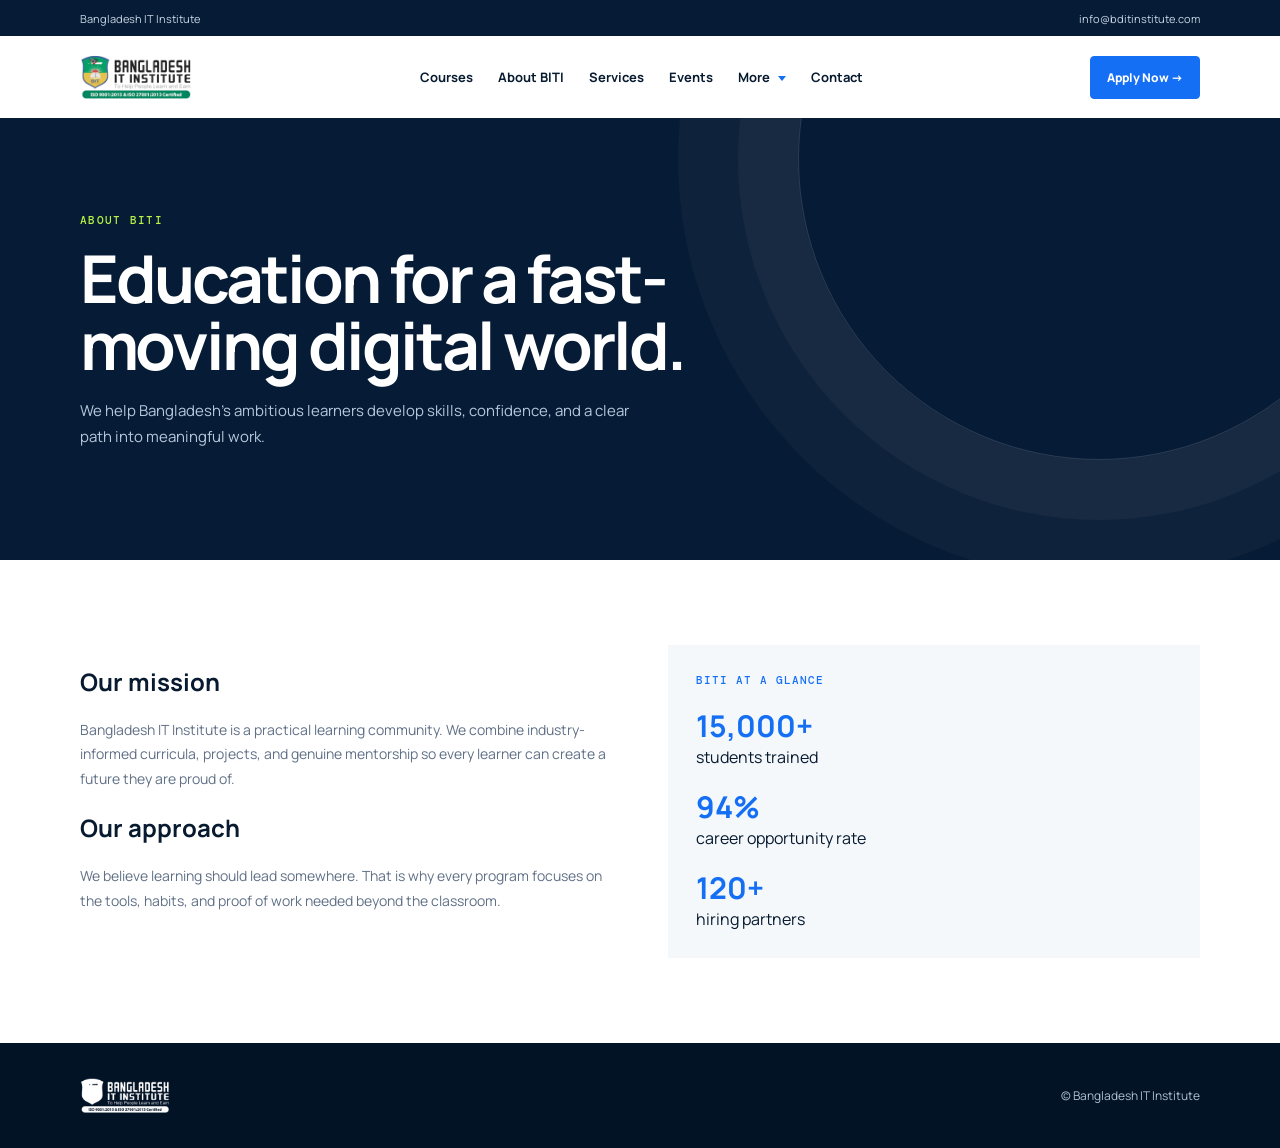
<file: HTML/about.html>
<!doctype html>
<!-- About page: explains BITI's mission, approach, and learning impact. -->
<html lang="en">
<head>
<meta charset="utf-8">
<meta name="viewport" content="width=device-width,initial-scale=1">
<title>About BITI</title>
<meta name="description" content="Learn about BITI's mission, approach, and impact on Bangladesh's next generation of digital professionals.">
<link rel="preconnect" href="https://fonts.googleapis.com">
<link rel="preconnect" href="https://fonts.gstatic.com" crossorigin>
<link href="https://fonts.googleapis.com/css2?family=DM+Mono&family=Manrope:wght@400;500;600;700;800&display=swap" rel="stylesheet">
<link rel="stylesheet" href="../CSS/pages.css">
</head>

<body>
<div class="topbar">
<div class="container">Bangladesh IT Institute <span>info@bditinstitute.com</span>
</div>

</div>

<header class="container nav">
<a class="logo" href="../index.html">
<img src="../IMAGES/BITI logo.png" alt="BITI">
</a>
<nav class="nav-links">
<a href="courses.html">Courses</a>
<a href="about.html">About BITI</a>
<a href="services.html">Services</a>
<a href="events.html">Events</a>
<div class="dropdown">
<button class="dropdown-toggle">More</button>
<div class="dropdown-menu">
<a href="team.html">Team</a>
<a href="career.html">Career</a>
<a href="contact-information.html">Contact Information</a>
<a href="admissions.html">FAQ & Admissions</a>
<a href="events.html">Upcoming Events</a>
<a href="stories.html">Student Stories</a>
<a href="blog.html">Blog</a>
</div>

</div>

<a href="contact.html">Contact</a>
</nav>

<a class="button" href="admissions.html">Apply Now →</a>
<button class="menu" aria-label="Open menu">☰</button>
</header>

<main>
<section class="hero">
<div class="container">
<div class="eyebrow">About BITI</div>

<h1>Education for a fast-moving digital world.</h1>
<p>We help Bangladesh's ambitious learners develop skills, confidence, and a clear path into meaningful work.</p>
</div>

</section>

<section class="content container split">
<div>
<h2>Our mission</h2>
<p class="copy">Bangladesh IT Institute is a practical learning community. We combine industry-informed curricula, projects, and genuine mentorship so every learner can create a future they are proud of.</p>
<h2>Our approach</h2>
<p class="copy">We believe learning should lead somewhere. That is why every program focuses on the tools, habits, and proof of work needed beyond the classroom.</p>
</div>

<aside class="facts">
<div class="tag">BITI AT A GLANCE</div>

<b>15,000+</b>
<span>students trained</span>
<b>94%</b>
<span>career opportunity rate</span>
<b>120+</b>
<span>hiring partners</span>
</aside>

</section>

</main>

<footer class="footer">
<div class="container">
<img src="../IMAGES/BITI logo.png" alt="BITI">
<span>© Bangladesh IT Institute</span>
</div>

</footer>

<script src="cms.js"></script>
<script>document.querySelector('.menu').onclick=function(){var n=document.querySelector('.nav-links');n.classList.toggle('open');this.innerHTML=n.classList.contains('open')?'✕':'☰'};</script>
</body>
</html>
</file>
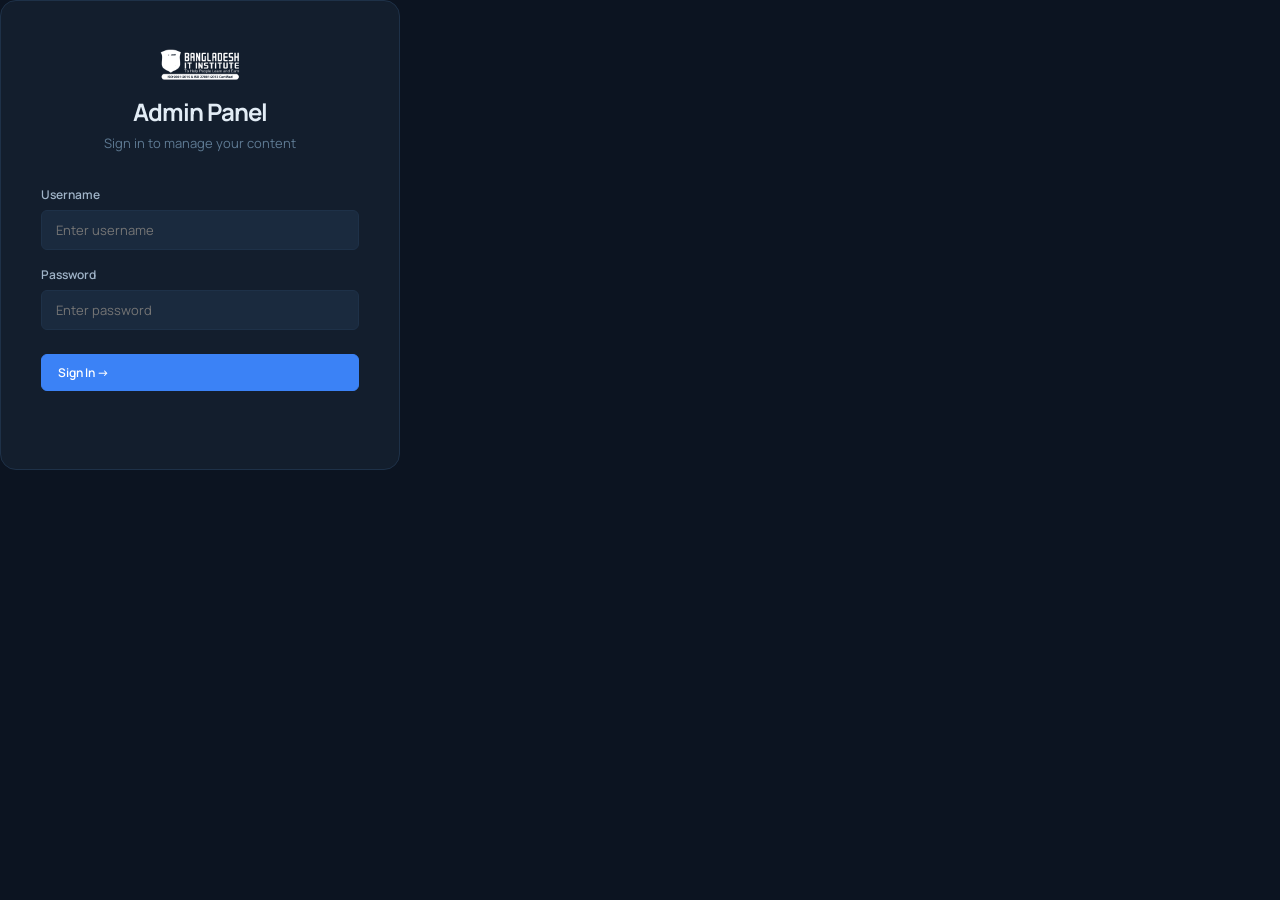
<file: HTML/admin.html>
<!DOCTYPE html>
<html lang="en">
<head>
<meta charset="UTF-8">
<meta name="viewport" content="width=device-width,initial-scale=1">
<title>BITI Admin — Content Management</title>
<meta name="robots" content="noindex,nofollow">
<link rel="stylesheet" href="../CSS/admin.css">
<link rel="icon" href="../IMAGES/BITI logo.png">
</head>
<body>

<!-- ═══════════ LOGIN SCREEN ═══════════ -->
<div id="login-screen">
<div class="login-card">
<img src="../IMAGES/BITI logo.png" alt="BITI">
<h1>Admin Panel</h1>
<p class="subtitle">Sign in to manage your content</p>
<div class="form-group">
<label for="login-user">Username</label>
<input id="login-user" placeholder="Enter username" autocomplete="username">
</div>
<div class="form-group">
<label for="login-pass">Password</label>
<input id="login-pass" type="password" placeholder="Enter password" autocomplete="current-password">
</div>
<button class="btn btn-primary" id="login-btn">Sign In →</button>
<p class="login-error" id="login-error"></p>
</div>
</div>

<!-- ═══════════ APP SHELL ═══════════ -->
<div id="app" class="app" style="display:none">

<!-- Mobile Sidebar Toggle -->
<button class="mobile-toggle" id="mobile-toggle">☰</button>

<!-- Sidebar -->
<aside class="sidebar" id="sidebar">
<div class="sidebar-brand">
<img src="../IMAGES/BITI logo.png" alt="BITI">
<div><span>BITI CMS</span><small>Content Manager</small></div>
</div>

<nav>
<div class="nav-label">Main</div>
<a data-section="dashboard" class="active"><span class="icon">📊</span> Dashboard</a>

<div class="nav-label">Content</div>
<a data-section="courses"><span class="icon">📚</span> Courses</a>
<a data-section="events"><span class="icon">📅</span> Events</a>
<a data-section="posts"><span class="icon">📝</span> Blog Posts</a>
<a data-section="team"><span class="icon">👥</span> Team</a>
<a data-section="stories"><span class="icon">💬</span> Stories</a>
<a data-section="jobs"><span class="icon">💼</span> Jobs</a>

<div class="nav-label">System</div>
<a data-section="submissions"><span class="icon">📩</span> Submissions <span class="badge" id="sub-badge" style="display:none">0</span></a>
<a data-section="settings"><span class="icon">⚙️</span> Settings</a>
</nav>

<div class="sidebar-footer">
<button class="btn-logout" id="logout-btn">↪ Sign Out</button>
</div>
</aside>

<!-- Main Content Area -->
<main class="main">
<div class="page-header" id="page-header">
<div>
<h1 id="page-title">Dashboard</h1>
<p id="page-subtitle">Overview of your content</p>
</div>
<div class="actions" id="header-actions"></div>
</div>
<div class="content-area" id="content-area">
<!-- Dynamic content rendered by admin.js -->
</div>
</main>

</div>

<!-- ═══════════ MODAL ═══════════ -->
<div id="modal" class="modal-overlay" style="display:none">
<div class="modal-card">
<div class="modal-header">
<h2 id="modal-title">Add Item</h2>
<button class="modal-close" id="modal-close">&times;</button>
</div>
<div class="modal-body" id="modal-body"></div>
<div class="modal-footer">
<button class="btn btn-secondary" id="modal-cancel">Cancel</button>
<button class="btn btn-primary" id="modal-save">Save</button>
</div>
</div>
</div>

<script src="admin.js"></script>
</body>
</html>
</file>
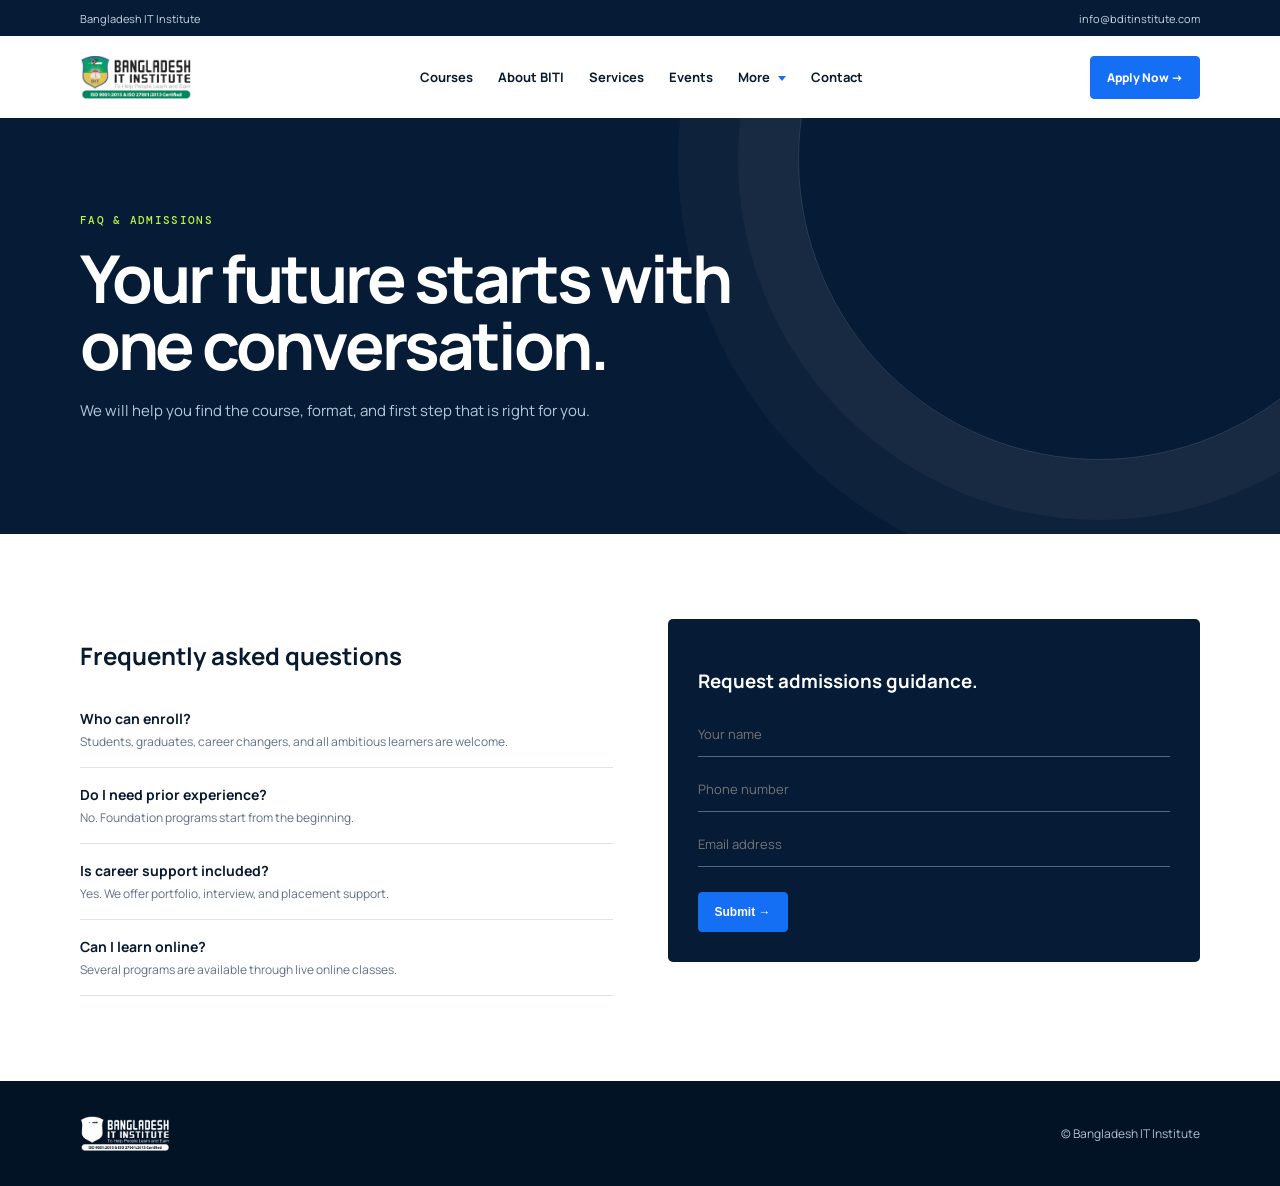
<file: HTML/admissions.html>
<!doctype html>
<!-- Admissions page: answers common questions and helps learners get started. -->
<html lang="en">
<head>
<meta charset="utf-8">
<meta name="viewport" content="width=device-width,initial-scale=1">
<title>FAQ & Admissions | BITI</title>
<meta name="description" content="Frequently asked questions about BITI courses, enrollment, career support, and online learning options. Start your admission today.">
<link rel="stylesheet" href="../CSS/pages.css">
<link href="https://fonts.googleapis.com/css2?family=DM+Mono&family=Manrope:wght@400;500;600;700;800&display=swap" rel="stylesheet">
</head>

<body>
<div class="topbar">
<div class="container">Bangladesh IT Institute <span>info@bditinstitute.com</span>
</div>
</div>

<header class="container nav">
<a class="logo" href="../index.html">
<img src="../IMAGES/BITI logo.png" alt="BITI">
</a>
<nav class="nav-links">
<a href="courses.html">Courses</a>
<a href="about.html">About BITI</a>
<a href="services.html">Services</a>
<a href="events.html">Events</a>
<div class="dropdown">
<button class="dropdown-toggle">More</button>
<div class="dropdown-menu">
<a href="team.html">Team</a>
<a href="career.html">Career</a>
<a href="contact-information.html">Contact Information</a>
<a href="admissions.html">FAQ & Admissions</a>
<a href="events.html">Upcoming Events</a>
<a href="stories.html">Student Stories</a>
<a href="blog.html">Blog</a>
</div>

</div>

<a href="contact.html">Contact</a>
</nav>

<a class="button" href="admissions.html">Apply Now →</a>
<button class="menu" aria-label="Open menu">☰</button>
</header>

<main>
<section class="hero">
<div class="container">
<div class="eyebrow">FAQ & Admissions</div>

<h1>Your future starts with one conversation.</h1>
<p>We will help you find the course, format, and first step that is right for you.</p>
</div>

</section>

<section class="content container split">
<div>
<h2>Frequently asked questions</h2>
<ul class="list">
<li>Who can enroll?<span>Students, graduates, career changers, and all ambitious learners are welcome.</span>
</li>
<li>Do I need prior experience?<span>No. Foundation programs start from the beginning.</span>
</li>
<li>Is career support included?<span>Yes. We offer portfolio, interview, and placement support.</span>
</li>
<li>Can I learn online?<span>Several programs are available through live online classes.</span>
</li>
</ul>
</div>

<form class="form">
<h3>Request admissions guidance.</h3>
<input placeholder="Your name">
<input placeholder="Phone number">
<input placeholder="Email address">
<button class="button" type="submit">Submit →</button>
</form>

</section>

</main>

<footer class="footer">
<div class="container">
<img src="../IMAGES/BITI logo.png" alt="BITI">
<span>© Bangladesh IT Institute</span>
</div>

</footer>

<script src="cms.js"></script>
<script>document.querySelector('.menu').onclick=function(){var n=document.querySelector('.nav-links');n.classList.toggle('open');this.innerHTML=n.classList.contains('open')?'✕':'☰';};</script>
</body>
</html>
</file>
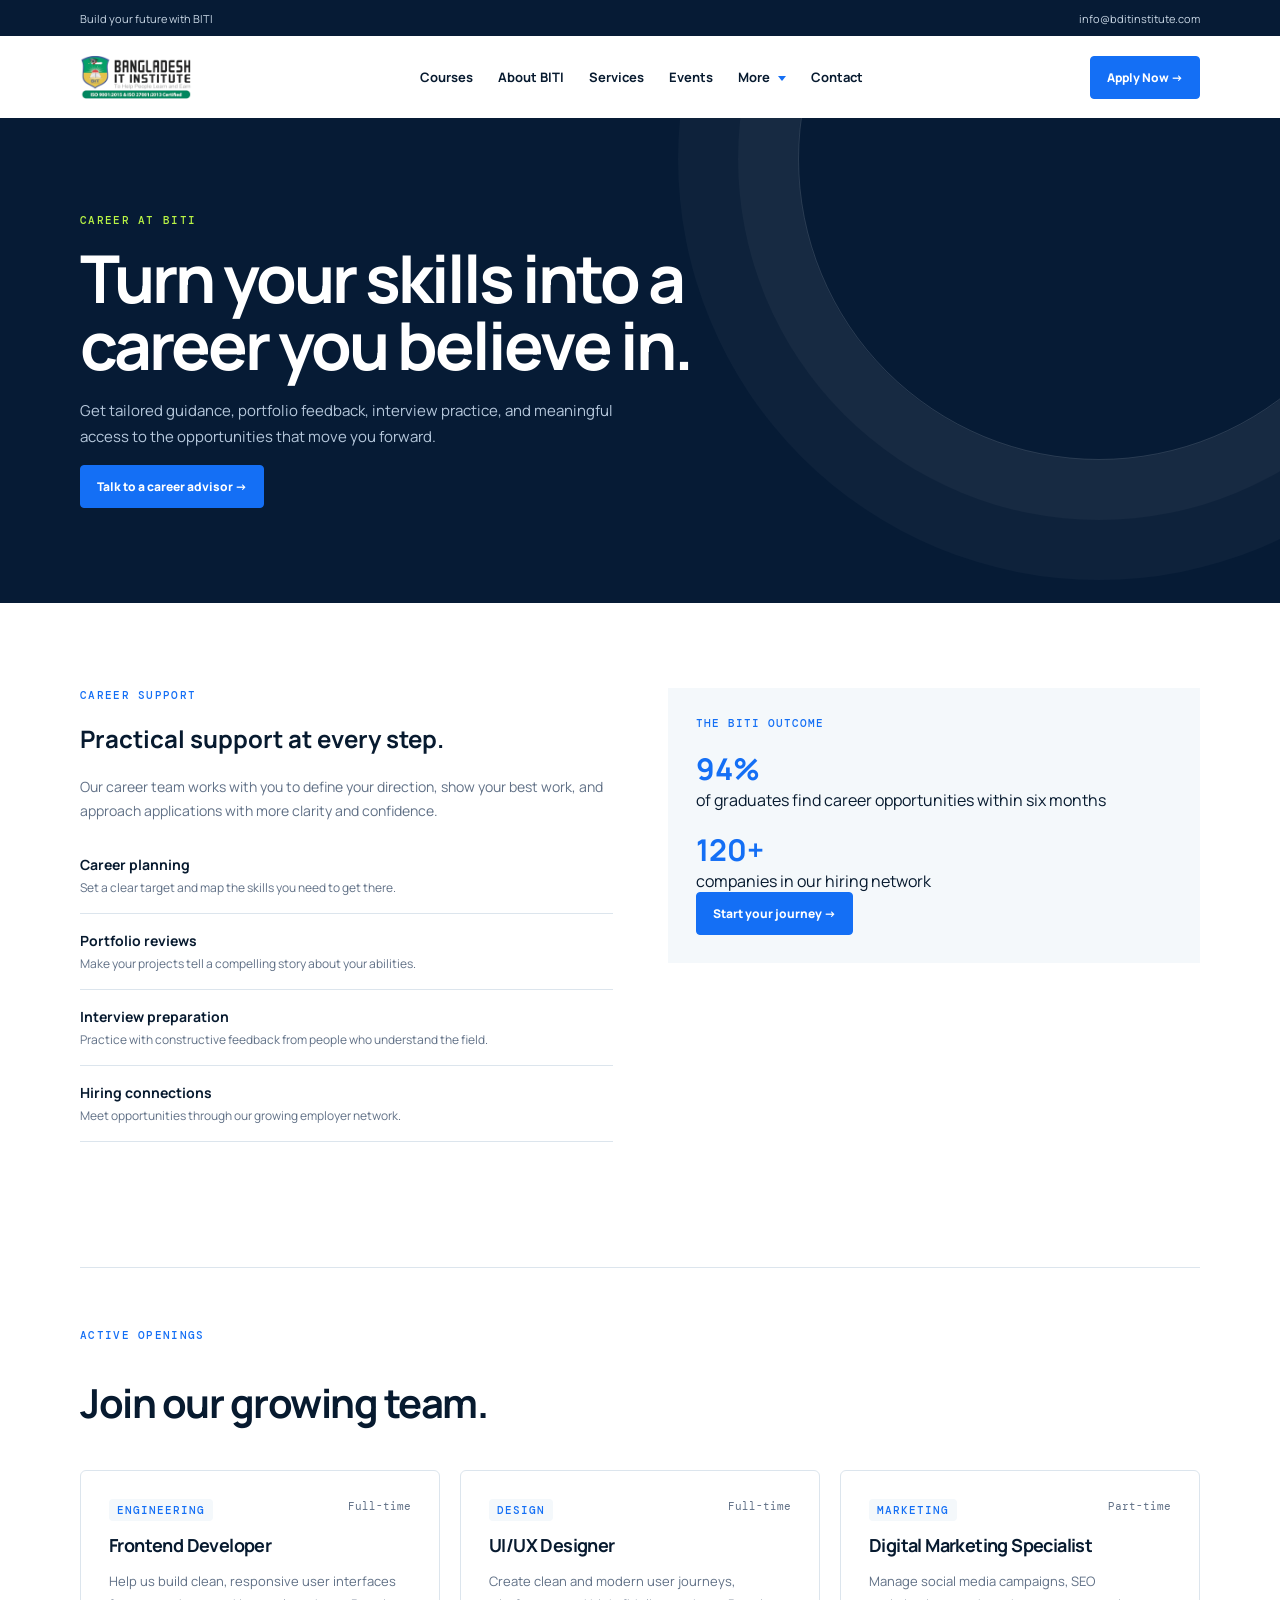
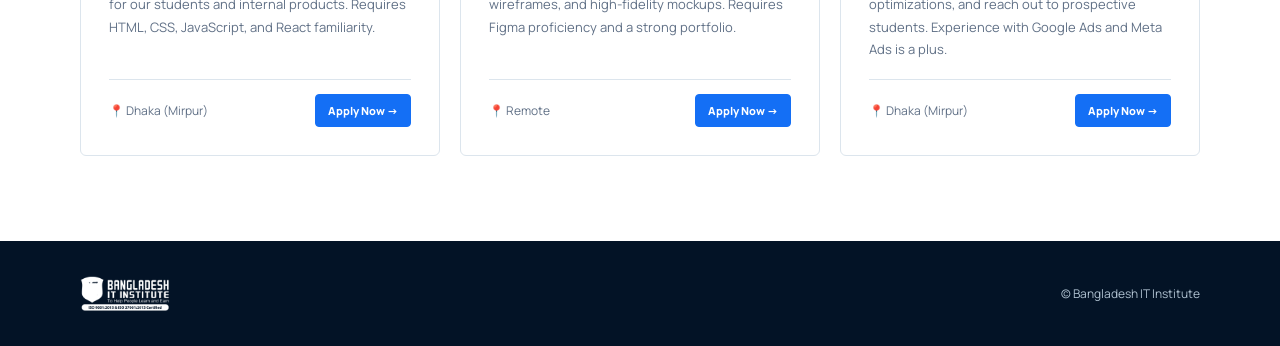
<file: HTML/career.html>
<!doctype html>
<!-- Career page: outlines BITI career coaching, preparation, and hiring support. -->
<html lang="en">
<head>
<meta charset="utf-8">
<meta name="viewport" content="width=device-width,initial-scale=1">
<title>Career | BITI</title>
<meta name="description" content="Explore BITI's career support services — career planning, portfolio reviews, interview prep, and connections to 120+ hiring partners.">
<link rel="preconnect" href="https://fonts.googleapis.com">
<link rel="preconnect" href="https://fonts.gstatic.com" crossorigin>
<link href="https://fonts.googleapis.com/css2?family=DM+Mono&family=Manrope:wght@400;500;600;700;800&display=swap" rel="stylesheet">
<link rel="stylesheet" href="../CSS/pages.css">
</head>

<body>
<div class="topbar">
<div class="container">Build your future with BITI <span>info@bditinstitute.com</span>
</div>

</div>

<header class="container nav">
<a class="logo" href="../index.html">
<img src="../IMAGES/BITI logo.png" alt="BITI">
</a>
<nav class="nav-links">
<a href="courses.html">Courses</a>
<a href="about.html">About BITI</a>
<a href="services.html">Services</a>
<a href="events.html">Events</a>
<div class="dropdown">
<button class="dropdown-toggle">More</button>
<div class="dropdown-menu">
<a href="team.html">Team</a>
<a href="career.html">Career</a>
<a href="contact-information.html">Contact Information</a>
<a href="admissions.html">FAQ & Admissions</a>
<a href="events.html">Upcoming Events</a>
<a href="stories.html">Student Stories</a>
<a href="blog.html">Blog</a>
</div>

</div>

<a href="contact.html">Contact</a>
</nav>

<a class="button" href="admissions.html">Apply Now →</a>
<button class="menu" aria-label="Open menu">☰</button>
</header>

<main>
<section class="hero">
<div class="container">
<div class="eyebrow">Career at BITI</div>

<h1>Turn your skills into a career you believe in.</h1>
<p>Get tailored guidance, portfolio feedback, interview practice, and meaningful access to the opportunities that move you forward.</p>
<a class="button" href="contact.html">Talk to a career advisor →</a>
</div>

</section>

<section class="content container split">
<div>
<div class="eyebrow" style="color:var(--blue)">Career support</div>

<h2>Practical support at every step.</h2>
<p class="copy">Our career team works with you to define your direction, show your best work, and approach applications with more clarity and confidence.</p>
<ul class="list">
<li>Career planning<span>Set a clear target and map the skills you need to get there.</span>
</li>
<li>Portfolio reviews<span>Make your projects tell a compelling story about your abilities.</span>
</li>
<li>Interview preparation<span>Practice with constructive feedback from people who understand the field.</span>
</li>
<li>Hiring connections<span>Meet opportunities through our growing employer network.</span>
</li>
</ul>
</div>

<aside class="facts">
<div class="tag">THE BITI OUTCOME</div>

<b>94%</b>
<span>of graduates find career opportunities within six months</span>
<b>120+</b>
<span>companies in our hiring network</span>
<br>
<a class="button" href="admissions.html">Start your journey →</a>
</aside>

</section>

<section id="jobs-section" class="content" style="padding-top:0">
  <div class="container" style="margin-top: 40px; border-top: 1px solid var(--line); padding-top: 60px;">
    <div class="eyebrow" style="color:var(--blue); margin-bottom: 15px;">Active Openings</div>
    <h2 style="font-size:clamp(28px,4vw,40px); letter-spacing:-1.5px; margin-bottom: 40px;">Join our growing team.</h2>
    <div class="grid" id="jobs-grid">
      
      <article class="card" style="display:flex; flex-direction:column; justify-content:space-between; min-height:220px;">
        <div>
          <div style="display:flex; justify-content:space-between; align-items:start; margin-bottom:12px;">
            <span class="tag" style="background:var(--cloud); padding:4px 8px; border-radius:4px;">ENGINEERING</span>
            <span style="font-size:11px; font-family:'DM Mono'; color:var(--muted)">Full-time</span>
          </div>
          <h3 style="margin: 5px 0 10px; font-size:18px;">Frontend Developer</h3>
          <p class="copy" style="margin-bottom:18px; font-size:13px;">Help us build clean, responsive user interfaces for our students and internal products. Requires HTML, CSS, JavaScript, and React familiarity.</p>
        </div>
        <div style="display:flex; justify-content:space-between; align-items:center; border-top:1px solid var(--line); padding-top:14px; margin-top:auto;">
          <span style="font-size:12px; color:var(--muted)">📍 Dhaka (Mirpur)</span>
          <a class="button" href="mailto:info@bditinstitute.com?subject=Application for Frontend Developer" style="padding:8px 12px; font-size:11px;">Apply Now →</a>
        </div>
      </article>

      <article class="card" style="display:flex; flex-direction:column; justify-content:space-between; min-height:220px;">
        <div>
          <div style="display:flex; justify-content:space-between; align-items:start; margin-bottom:12px;">
            <span class="tag" style="background:var(--cloud); padding:4px 8px; border-radius:4px;">DESIGN</span>
            <span style="font-size:11px; font-family:'DM Mono'; color:var(--muted)">Full-time</span>
          </div>
          <h3 style="margin: 5px 0 10px; font-size:18px;">UI/UX Designer</h3>
          <p class="copy" style="margin-bottom:18px; font-size:13px;">Create clean and modern user journeys, wireframes, and high-fidelity mockups. Requires Figma proficiency and a strong portfolio.</p>
        </div>
        <div style="display:flex; justify-content:space-between; align-items:center; border-top:1px solid var(--line); padding-top:14px; margin-top:auto;">
          <span style="font-size:12px; color:var(--muted)">📍 Remote</span>
          <a class="button" href="mailto:info@bditinstitute.com?subject=Application for UI/UX Designer" style="padding:8px 12px; font-size:11px;">Apply Now →</a>
        </div>
      </article>

      <article class="card" style="display:flex; flex-direction:column; justify-content:space-between; min-height:220px;">
        <div>
          <div style="display:flex; justify-content:space-between; align-items:start; margin-bottom:12px;">
            <span class="tag" style="background:var(--cloud); padding:4px 8px; border-radius:4px;">MARKETING</span>
            <span style="font-size:11px; font-family:'DM Mono'; color:var(--muted)">Part-time</span>
          </div>
          <h3 style="margin: 5px 0 10px; font-size:18px;">Digital Marketing Specialist</h3>
          <p class="copy" style="margin-bottom:18px; font-size:13px;">Manage social media campaigns, SEO optimizations, and reach out to prospective students. Experience with Google Ads and Meta Ads is a plus.</p>
        </div>
        <div style="display:flex; justify-content:space-between; align-items:center; border-top:1px solid var(--line); padding-top:14px; margin-top:auto;">
          <span style="font-size:12px; color:var(--muted)">📍 Dhaka (Mirpur)</span>
          <a class="button" href="mailto:info@bditinstitute.com?subject=Application for Digital Marketing Specialist" style="padding:8px 12px; font-size:11px;">Apply Now →</a>
        </div>
      </article>

    </div>
  </div>
</section>

</main>

<footer class="footer">
<div class="container">
<img src="../IMAGES/BITI logo.png" alt="BITI">
<span>© Bangladesh IT Institute</span>
</div>

</footer>

<script src="cms.js"></script>
<script>document.querySelector('.menu').onclick=function(){var n=document.querySelector('.nav-links');n.classList.toggle('open');this.innerHTML=n.classList.contains('open')?'✕':'☰'};</script>
</body>
</html>
</file>
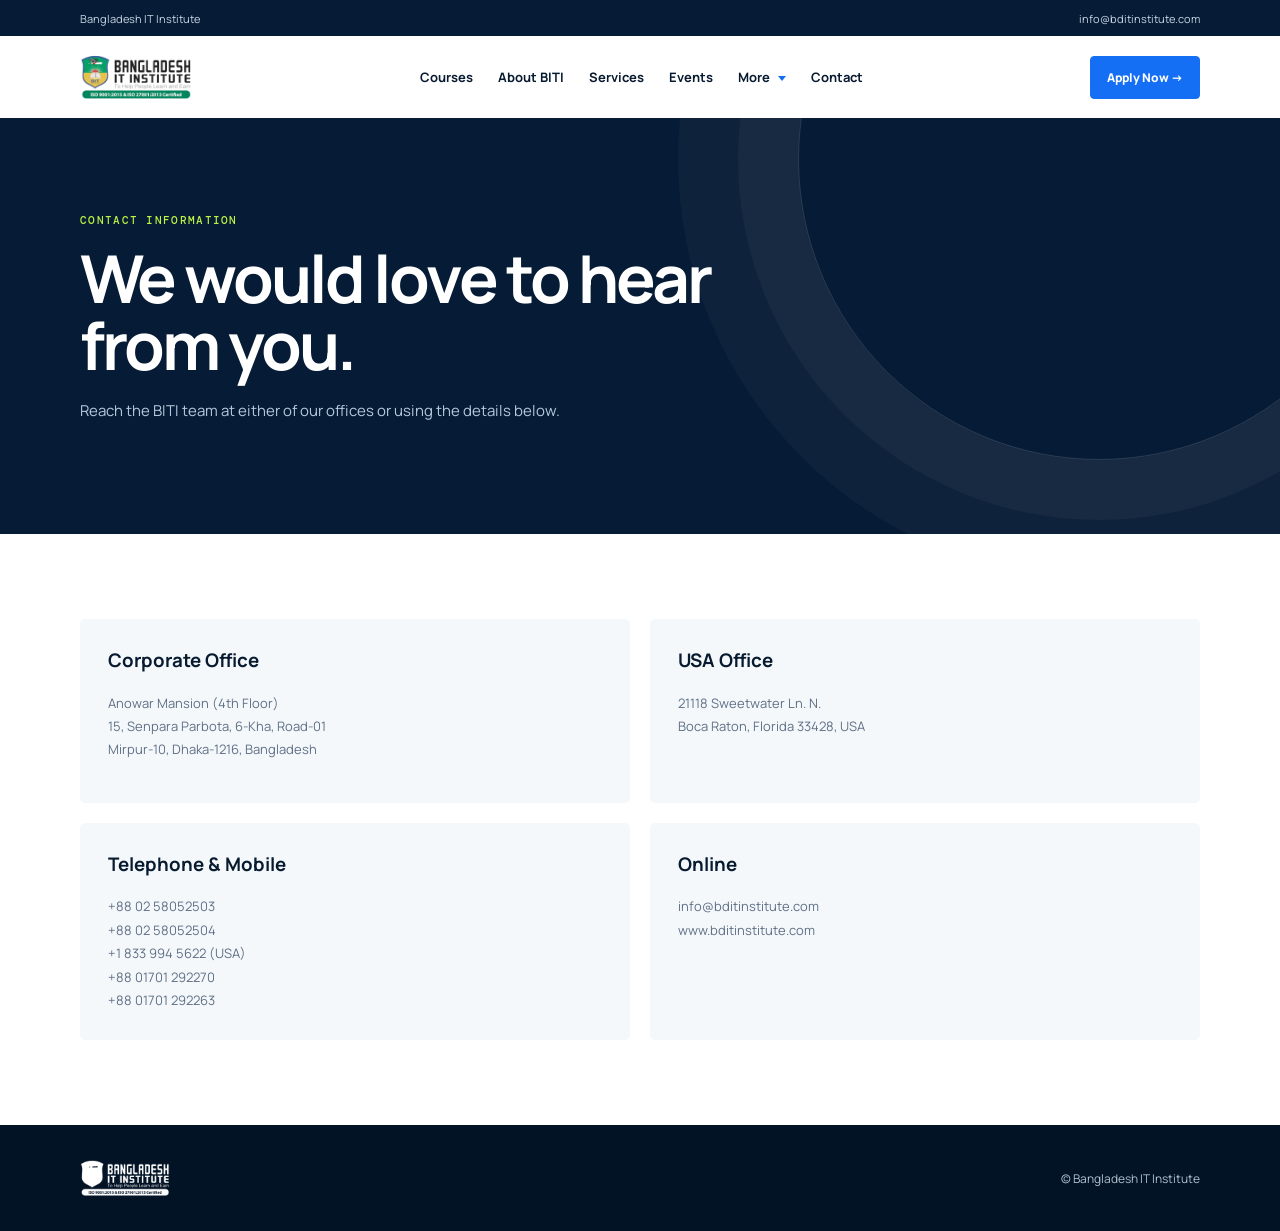
<file: HTML/contact-information.html>
<!doctype html>
<!-- Contact information page: contains BITI office, phone, email, and website details. -->
<html lang="en">
<head>
<meta charset="utf-8">
<meta name="viewport" content="width=device-width,initial-scale=1">
<title>Contact Information | BITI</title>
<meta name="description" content="Find BITI office addresses, phone numbers, email, and website — Corporate Office in Mirpur, Dhaka and USA Office in Boca Raton, Florida.">
<link rel="stylesheet" href="../CSS/pages.css">
<link href="https://fonts.googleapis.com/css2?family=DM+Mono&family=Manrope:wght@400;500;600;700;800&display=swap" rel="stylesheet">
</head>

<body>
<div class="topbar">
<div class="container">Bangladesh IT Institute <span>info@bditinstitute.com</span>
</div>
</div>

<header class="container nav">
<a class="logo" href="../index.html">
<img src="../IMAGES/BITI logo.png" alt="BITI">
</a>
<nav class="nav-links">
<a href="courses.html">Courses</a>
<a href="about.html">About BITI</a>
<a href="services.html">Services</a>
<a href="events.html">Events</a>
<div class="dropdown">
<button class="dropdown-toggle">More</button>
<div class="dropdown-menu">
<a href="team.html">Team</a>
<a href="career.html">Career</a>
<a href="contact-information.html">Contact Information</a>
<a href="admissions.html">FAQ & Admissions</a>
<a href="events.html">Upcoming Events</a>
<a href="stories.html">Student Stories</a>
<a href="blog.html">Blog</a>
</div>

</div>

<a href="contact.html">Contact</a>
</nav>

<a class="button" href="admissions.html">Apply Now →</a>
<button class="menu" aria-label="Open menu">☰</button>
</header>

<main>
<section class="hero">
<div class="container">
<div class="eyebrow">Contact information</div>

<h1>We would love to hear from you.</h1>
<p>Reach the BITI team at either of our offices or using the details below.</p>
</div>

</section>

<section class="content container contact-grid">
<article class="contact-box">
<h3>Corporate Office</h3>
<p>Anowar Mansion (4th Floor)<br>15, Senpara Parbota, 6-Kha, Road-01<br>Mirpur-10, Dhaka-1216, Bangladesh</p>
</article>

<article class="contact-box">
<h3>USA Office</h3>
<p>21118 Sweetwater Ln. N.<br>Boca Raton, Florida 33428, USA</p>
</article>

<article class="contact-box">
<h3>Telephone & Mobile</h3>
<a href="tel:+880258052503">+88 02 58052503</a>
<a href="tel:+880258052504">+88 02 58052504</a>
<a href="tel:+18339945622">+1 833 994 5622 (USA)</a>
<a href="tel:+8801701292270">+88 01701 292270</a>
<a href="tel:+8801701292263">+88 01701 292263</a>
</article>

<article class="contact-box">
<h3>Online</h3>
<a href="mailto:info@bditinstitute.com">info@bditinstitute.com</a>
<a href="https://www.bditinstitute.com">www.bditinstitute.com</a>
</article>

</section>

</main>

<footer class="footer">
<div class="container">
<img src="../IMAGES/BITI logo.png" alt="BITI">
<span>© Bangladesh IT Institute</span>
</div>

</footer>

<script src="cms.js"></script>
<script>document.querySelector('.menu').onclick=function(){var n=document.querySelector('.nav-links');n.classList.toggle('open');this.innerHTML=n.classList.contains('open')?'✕':'☰'};</script>
</body>
</html>
</file>
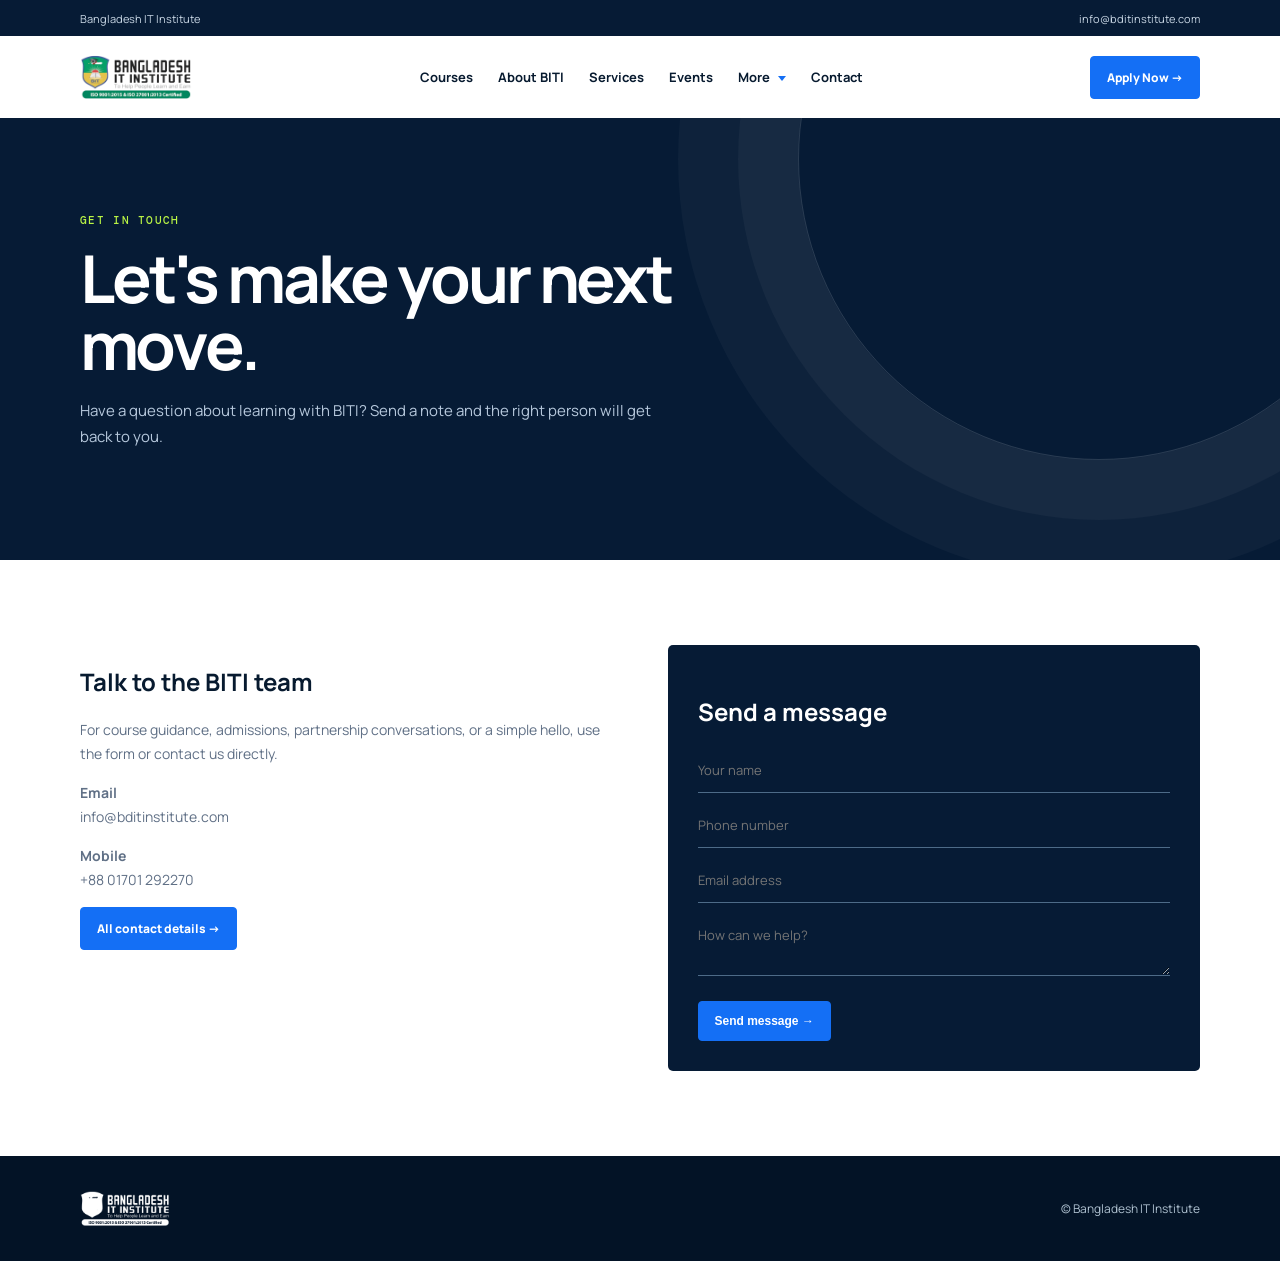
<file: HTML/contact.html>
<!doctype html>
<!-- Contact page: gives visitors a simple way to send a message to BITI. -->
<html lang="en">
<head>
<meta charset="utf-8">
<meta name="viewport" content="width=device-width,initial-scale=1">
<title>Contact | BITI</title>
<meta name="description" content="Get in touch with BITI — send a message, call, or visit our campus for course guidance and admissions support.">
<link rel="stylesheet" href="../CSS/pages.css">
<link href="https://fonts.googleapis.com/css2?family=DM+Mono&family=Manrope:wght@400;500;600;700;800&display=swap" rel="stylesheet">
</head>

<body>
<div class="topbar">
<div class="container">Bangladesh IT Institute <span>info@bditinstitute.com</span>
</div>
</div>

<header class="container nav">
<a class="logo" href="../index.html">
<img src="../IMAGES/BITI logo.png" alt="BITI">
</a>
<nav class="nav-links">
<a href="courses.html">Courses</a>
<a href="about.html">About BITI</a>
<a href="services.html">Services</a>
<a href="events.html">Events</a>
<div class="dropdown">
<button class="dropdown-toggle">More</button>
<div class="dropdown-menu">
<a href="team.html">Team</a>
<a href="career.html">Career</a>
<a href="contact-information.html">Contact Information</a>
<a href="admissions.html">FAQ & Admissions</a>
<a href="events.html">Upcoming Events</a>
<a href="stories.html">Student Stories</a>
<a href="blog.html">Blog</a>
</div>

</div>

<a href="contact.html">Contact</a>
</nav>

<a class="button" href="admissions.html">Apply Now →</a>
<button class="menu" aria-label="Open menu">☰</button>
</header>

<main>
<section class="hero">
<div class="container">
<div class="eyebrow">Get in touch</div>

<h1>Let's make your next move.</h1>
<p>Have a question about learning with BITI? Send a note and the right person will get back to you.</p>
</div>

</section>

<section class="content container split">
<div>
<h2>Talk to the BITI team</h2>
<p class="copy">For course guidance, admissions, partnership conversations, or a simple hello, use the form or contact us directly.</p>
<p class="copy">
<strong>Email</strong>
<br>
<a href="mailto:info@bditinstitute.com">info@bditinstitute.com</a>
</p>
<p class="copy">
<strong>Mobile</strong>
<br>+88 01701 292270</p>
<a class="button" href="contact-information.html">All contact details →</a>
</div>

<form class="form" onsubmit="event.preventDefault();this.querySelector('button').textContent='Thanks! We will be in touch.'">
<h2>Send a message</h2>
<input aria-label="Name" placeholder="Your name" required>
<input aria-label="Phone" placeholder="Phone number">
<input aria-label="Email" placeholder="Email address" type="email">
<textarea aria-label="Message" placeholder="How can we help?">
</textarea>
<button class="button" type="submit">Send message →</button>
</form>

</section>

</main>

<footer class="footer">
<div class="container">
<img src="../IMAGES/BITI logo.png" alt="BITI">
<span>© Bangladesh IT Institute</span>
</div>

</footer>

<script src="cms.js"></script>
<script>document.querySelector('.menu').onclick=function(){var n=document.querySelector('.nav-links');n.classList.toggle('open');this.innerHTML=n.classList.contains('open')?'✕':'☰'};</script>
</body>
</html>
</file>
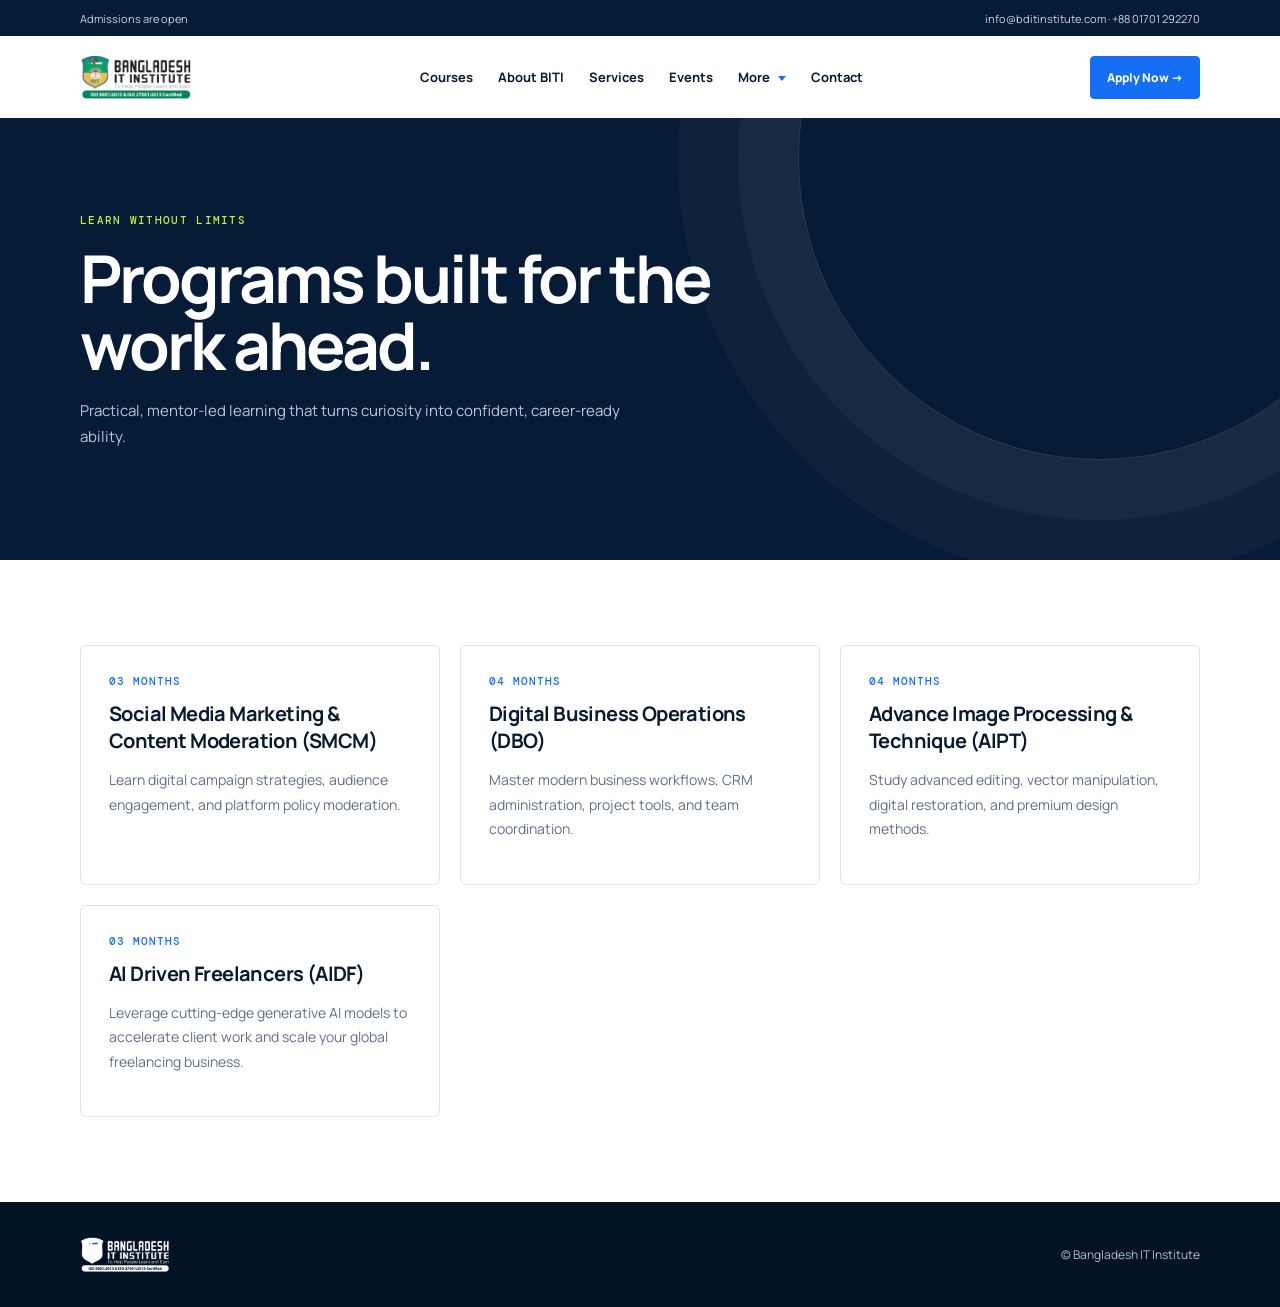
<file: HTML/courses.html>
<!doctype html>
<!-- Courses page: presents BITI's learning programs and their durations. -->
<html lang="en">
<head>
<meta charset="utf-8">
<meta name="viewport" content="width=device-width,initial-scale=1">
<title>Courses | BITI</title>
<meta name="description" content="Browse BITI courses in Social Media Marketing & Content Moderation (SMCM), Digital Business Operations (DBO), Advance Image Processing & Technique (AIPT), and AI Driven Freelancers (AIDF).">
<link rel="preconnect" href="https://fonts.googleapis.com">
<link rel="preconnect" href="https://fonts.gstatic.com" crossorigin>
<link href="https://fonts.googleapis.com/css2?family=DM+Mono&family=Manrope:wght@400;500;600;700;800&display=swap" rel="stylesheet">
<link rel="stylesheet" href="../CSS/pages.css">
</head>

<body>
<div class="topbar">
<div class="container">Admissions are open <span>info@bditinstitute.com · +88 01701 292270</span>
</div>

</div>

<header class="container nav">
<a class="logo" href="../index.html">
<img src="../IMAGES/BITI logo.png" alt="BITI">
</a>
<nav class="nav-links">
<a href="courses.html">Courses</a>
<a href="about.html">About BITI</a>
<a href="services.html">Services</a>
<a href="events.html">Events</a>
<div class="dropdown">
<button class="dropdown-toggle">More</button>
<div class="dropdown-menu">
<a href="team.html">Team</a>
<a href="career.html">Career</a>
<a href="contact-information.html">Contact Information</a>
<a href="admissions.html">FAQ & Admissions</a>
<a href="events.html">Upcoming Events</a>
<a href="stories.html">Student Stories</a>
<a href="blog.html">Blog</a>
</div>

</div>

<a href="contact.html">Contact</a>
</nav>

<a class="button" href="admissions.html">Apply Now →</a>
<button class="menu" aria-label="Open menu">☰</button>
</header>

<main>
<section class="hero">
<div class="container">
<div class="eyebrow">Learn without limits</div>

<h1>Programs built for the work ahead.</h1>
<p>Practical, mentor-led learning that turns curiosity into confident, career-ready ability.</p>
</div>

</section>

<section class="content container">
<div class="grid">
<a href="https://forms.gle/Wrhg5HbzHnz2CPxu5" target="_blank" rel="noopener" class="card">
<div class="tag">03 MONTHS</div>

<h2>Social Media Marketing & Content Moderation (SMCM)</h2>
<p>Learn digital campaign strategies, audience engagement, and platform policy moderation.</p>
</a>

<a href="https://forms.gle/Wrhg5HbzHnz2CPxu5" target="_blank" rel="noopener" class="card">
<div class="tag">04 MONTHS</div>

<h2>Digital Business Operations (DBO)</h2>
<p>Master modern business workflows, CRM administration, project tools, and team coordination.</p>
</a>

<a href="https://forms.gle/Wrhg5HbzHnz2CPxu5" target="_blank" rel="noopener" class="card">
<div class="tag">04 MONTHS</div>

<h2>Advance Image Processing & Technique (AIPT)</h2>
<p>Study advanced editing, vector manipulation, digital restoration, and premium design methods.</p>
</a>

<a href="https://forms.gle/Wrhg5HbzHnz2CPxu5" target="_blank" rel="noopener" class="card">
<div class="tag">03 MONTHS</div>

<h2>AI Driven Freelancers (AIDF)</h2>
<p>Leverage cutting-edge generative AI models to accelerate client work and scale your global freelancing business.</p>
</a>

</div>

</section>

</main>

<footer class="footer">
<div class="container">
<img src="../IMAGES/BITI logo.png" alt="BITI">
<span>© Bangladesh IT Institute</span>
</div>

</footer>

<script src="cms.js"></script>
<script>document.querySelector('.menu').onclick=function(){var n=document.querySelector('.nav-links');n.classList.toggle('open');this.innerHTML=n.classList.contains('open')?'✕':'☰'};</script>
</body>
</html>
</file>
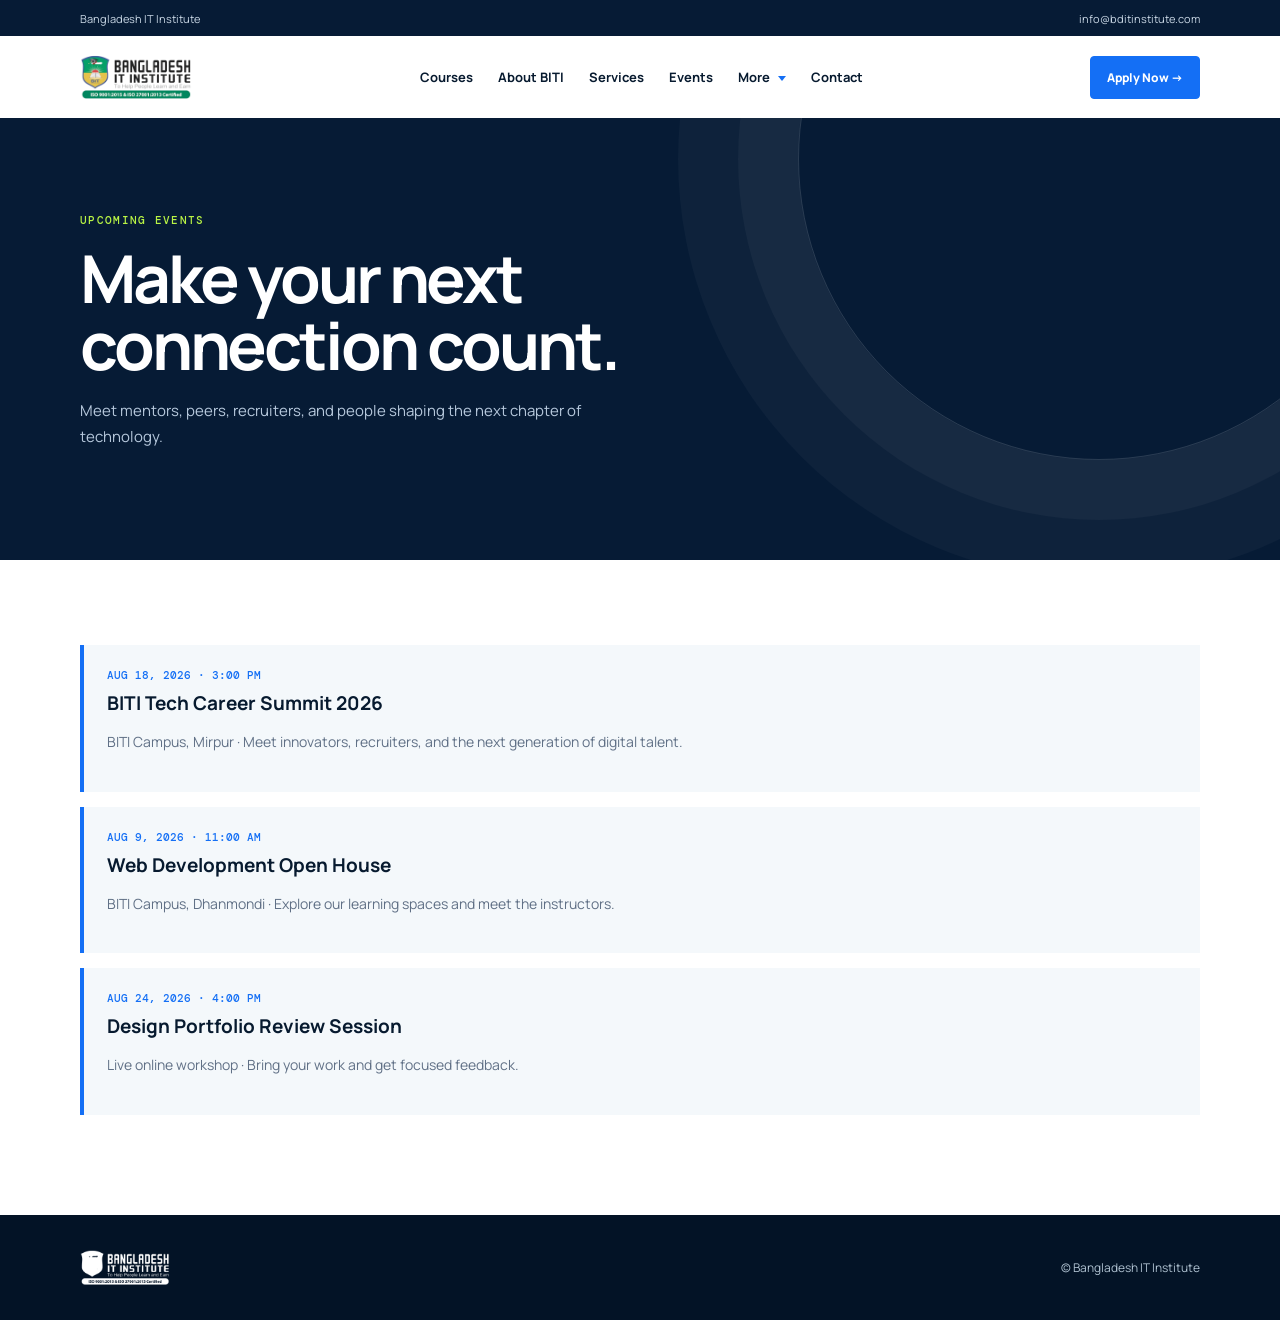
<file: HTML/events.html>
<!doctype html>
<!-- Events page: lists upcoming BITI sessions, workshops, and summits. -->
<html lang="en">
<head>
<meta charset="utf-8">
<meta name="viewport" content="width=device-width,initial-scale=1">
<title>Events | BITI</title>
<meta name="description" content="Upcoming BITI events — tech summits, open houses, portfolio reviews, and workshops. Meet mentors and hiring partners.">
<link rel="stylesheet" href="../CSS/pages.css">
<link href="https://fonts.googleapis.com/css2?family=DM+Mono&family=Manrope:wght@400;500;600;700;800&display=swap" rel="stylesheet">
</head>

<body>
<div class="topbar">
<div class="container">Bangladesh IT Institute <span>info@bditinstitute.com</span>
</div>
</div>

<header class="container nav">
<a class="logo" href="../index.html">
<img src="../IMAGES/BITI logo.png" alt="BITI">
</a>
<nav class="nav-links">
<a href="courses.html">Courses</a>
<a href="about.html">About BITI</a>
<a href="services.html">Services</a>
<a href="events.html">Events</a>
<div class="dropdown">
<button class="dropdown-toggle">More</button>
<div class="dropdown-menu">
<a href="team.html">Team</a>
<a href="career.html">Career</a>
<a href="contact-information.html">Contact Information</a>
<a href="admissions.html">FAQ & Admissions</a>
<a href="events.html">Upcoming Events</a>
<a href="stories.html">Student Stories</a>
<a href="blog.html">Blog</a>
</div>

</div>

<a href="contact.html">Contact</a>
</nav>

<a class="button" href="admissions.html">Apply Now →</a>
<button class="menu" aria-label="Open menu">☰</button>
</header>

<main>
<section class="hero">
<div class="container">
<div class="eyebrow">Upcoming events</div>

<h1>Make your next connection count.</h1>
<p>Meet mentors, peers, recruiters, and people shaping the next chapter of technology.</p>
</div>

</section>

<section class="content container">
<article class="event">
<b>AUG 18, 2026 · 03:00 PM</b>
<h3>BITI Tech Career Summit 2025</h3>
<p class="copy">BITI Campus, Mirpur · A conversation with innovators, recruiters, and emerging talent.</p>
</article>

<article class="event">
<b>AUG 09, 2026 · 11:00 AM</b>
<h3>Web Development Open House</h3>
<p class="copy">Explore our learning spaces and meet the instructors behind the program.</p>
</article>

<article class="event">
<b>AUG 24, 2026 · 04:00 PM</b>
<h3>Design Portfolio Review Session</h3>
<p class="copy">Live online workshop · Bring your work and get focused feedback.</p>
</article>

</section>

</main>

<footer class="footer">
<div class="container">
<img src="../IMAGES/BITI logo.png" alt="BITI">
<span>© Bangladesh IT Institute</span>
</div>

</footer>

<script src="cms.js"></script>
<script>document.querySelector('.menu').onclick=function(){var n=document.querySelector('.nav-links');n.classList.toggle('open');this.innerHTML=n.classList.contains('open')?'✕':'☰'};</script>
</body>
</html>
</file>
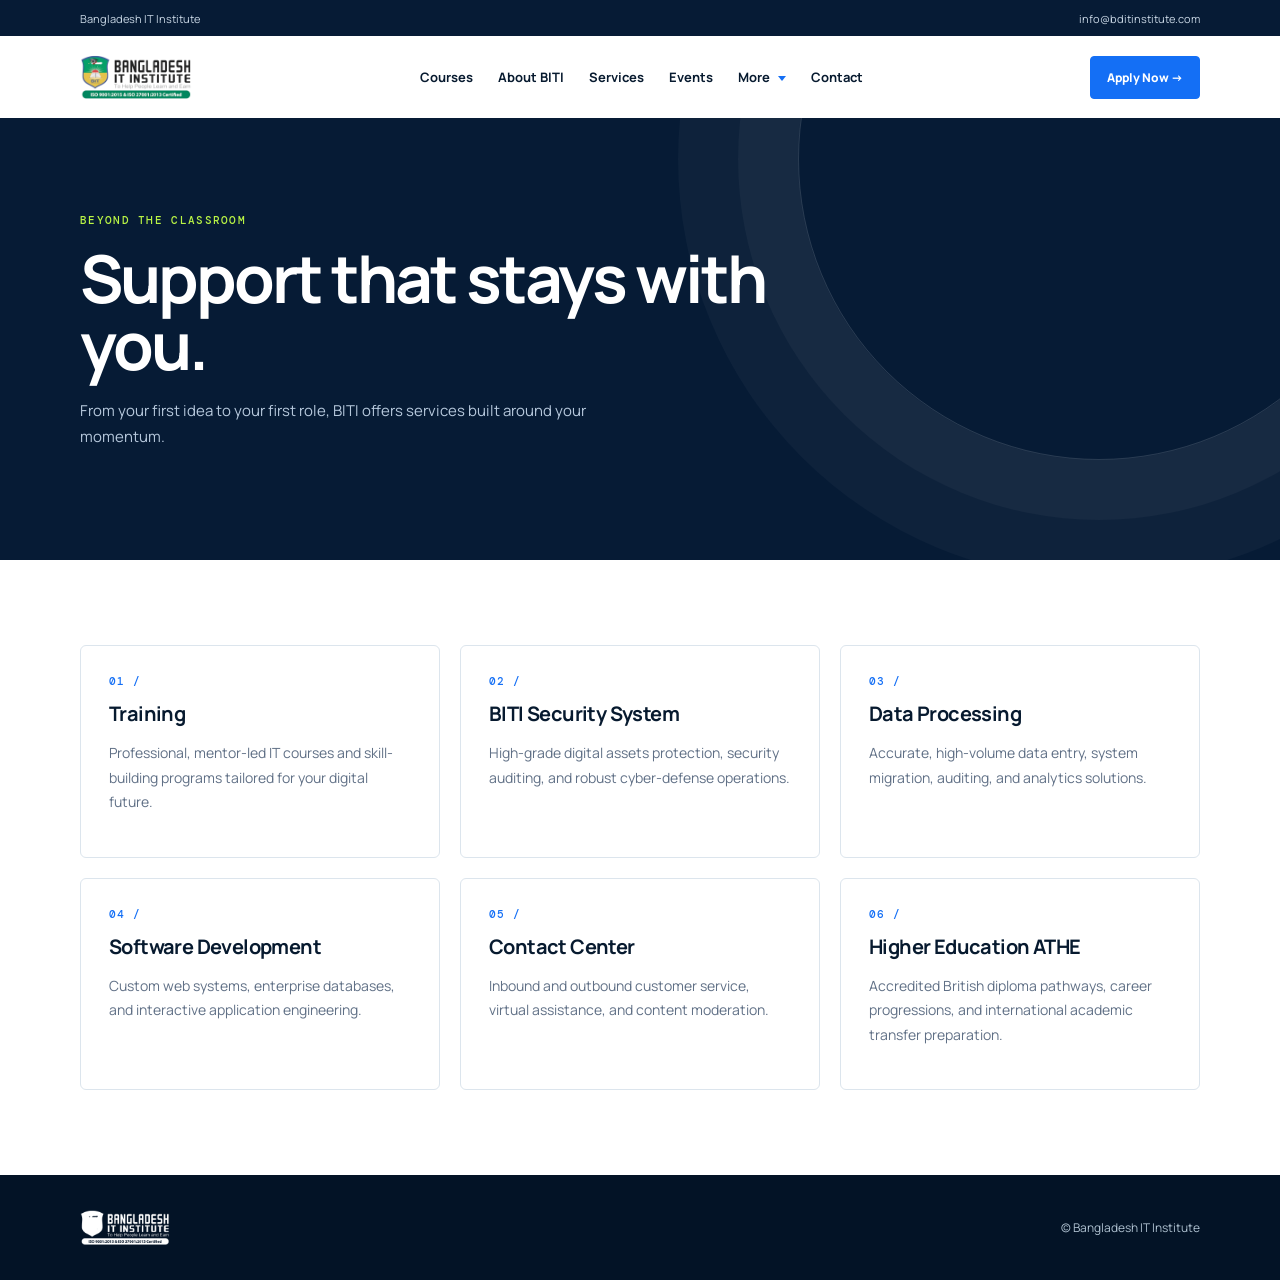
<file: HTML/services.html>
<!doctype html>
<!-- Services page: describes the support BITI provides beyond classes. -->
<html lang="en">
<head>
<meta charset="utf-8">
<meta name="viewport" content="width=device-width,initial-scale=1">
<title>Services | BITI</title>
<meta name="description" content="BITI services beyond the classroom — training, security system, data processing, software development, contact center, and higher education.">
<link rel="stylesheet" href="../CSS/pages.css">
<link href="https://fonts.googleapis.com/css2?family=DM+Mono&family=Manrope:wght@400;500;600;700;800&display=swap" rel="stylesheet">
</head>

<body>
<div class="topbar">
<div class="container">Bangladesh IT Institute <span>info@bditinstitute.com</span>
</div>
</div>

<header class="container nav">
<a class="logo" href="../index.html">
<img src="../IMAGES/BITI logo.png" alt="BITI">
</a>
<nav class="nav-links">
<a href="courses.html">Courses</a>
<a href="about.html">About BITI</a>
<a href="services.html">Services</a>
<a href="events.html">Events</a>
<div class="dropdown">
<button class="dropdown-toggle">More</button>
<div class="dropdown-menu">
<a href="team.html">Team</a>
<a href="career.html">Career</a>
<a href="contact-information.html">Contact Information</a>
<a href="admissions.html">FAQ & Admissions</a>
<a href="events.html">Upcoming Events</a>
<a href="stories.html">Student Stories</a>
<a href="blog.html">Blog</a>
</div>

</div>

<a href="contact.html">Contact</a>
</nav>

<a class="button" href="admissions.html">Apply Now →</a>
<button class="menu" aria-label="Open menu">☰</button>
</header>

<main>
<section class="hero">
<div class="container">
<div class="eyebrow">Beyond the classroom</div>

<h1>Support that stays with you.</h1>
<p>From your first idea to your first role, BITI offers services built around your momentum.</p>
</div>

</section>

<section class="content container">
<div class="grid">
<article class="card">
<div class="tag">01 /</div>

<h2>Training</h2>
<p>Professional, mentor-led IT courses and skill-building programs tailored for your digital future.</p>
</article>

<article class="card">
<div class="tag">02 /</div>

<h2>BITI Security System</h2>
<p>High-grade digital assets protection, security auditing, and robust cyber-defense operations.</p>
</article>

<article class="card">
<div class="tag">03 /</div>

<h2>Data Processing</h2>
<p>Accurate, high-volume data entry, system migration, auditing, and analytics solutions.</p>
</article>

<article class="card">
<div class="tag">04 /</div>

<h2>Software Development</h2>
<p>Custom web systems, enterprise databases, and interactive application engineering.</p>
</article>

<article class="card">
<div class="tag">05 /</div>

<h2>Contact Center</h2>
<p>Inbound and outbound customer service, virtual assistance, and content moderation.</p>
</article>

<article class="card">
<div class="tag">06 /</div>

<h2>Higher Education ATHE</h2>
<p>Accredited British diploma pathways, career progressions, and international academic transfer preparation.</p>
</article>

</div>

</section>

</main>

<footer class="footer">
<div class="container">
<img src="../IMAGES/BITI logo.png" alt="BITI">
<span>© Bangladesh IT Institute</span>
</div>

</footer>

<script src="cms.js"></script>
<script>document.querySelector('.menu').onclick=function(){var n=document.querySelector('.nav-links');n.classList.toggle('open');this.innerHTML=n.classList.contains('open')?'✕':'☰'};</script>
</body>
</html>
</file>
<file: CSS/pages.css>
/* Shared stylesheet: controls the visual design used by all inner pages. */
:root {
  --ink:#071a2f;
  --blue:#146ff5;
  --lime:#b9f445;
  --muted:#607086;
  --line:#dce5ed;
  --cloud:#f4f8fb;
  --navy:#061b35}
* {
  box-sizing:border-box}
html {
  scroll-behavior:smooth}
body {
  margin:0;
  font-family:Manrope,Arial,sans-serif;
  color:var(--ink)}
a {
  text-decoration:none;
  color:inherit}
.container {
  width:min(1120px,calc(100% - 40px));
  margin:auto}
.topbar {
  height:36px;
  background:var(--navy);
  color:#c9d7e5;
  font-size:11px}
.topbar .container {
  height:100%;
  display:flex;
  align-items:center;
  justify-content:space-between}
.nav {
  height:82px;
  display:flex;
  align-items:center;
  justify-content:space-between}
.logo img {
  display:block;
  width:112px}
.nav-links {
  display:flex;
  gap:25px;
  align-items:center;
  font-size:13px;
  font-weight:700}
.nav-links>a:hover {
  color:var(--blue)}
.button {
  display:inline-flex;
  align-items:center;
  gap:10px;
  background:var(--blue);
  border:1px solid var(--blue);
  border-radius:4px;
  color:#fff;
  padding:12px 16px;
  font-size:12px;
  font-weight:800}
.dropdown {
  position:relative}
.dropdown-toggle {
  padding:20px 0;
  border:0;
  background:transparent;
  font:700 13px Manrope;
  color:var(--ink);
  cursor:pointer}
.dropdown-toggle:after {
  content:'⌄';
  margin-left:6px;
  color:var(--blue)}
.dropdown-toggle:after{content:'';display:inline-block;width:0;height:0;border-left:4px solid transparent;border-right:4px solid transparent;border-top:5px solid var(--blue);margin-left:8px;vertical-align:middle;font-size:0}
.dropdown-menu {
  display:none;
  position:absolute;
  top:57px;
  left:-18px;
  z-index:5;
  width:185px;
  padding:7px;
  background:#fff;
  border:1px solid var(--line);
  box-shadow:0 14px 30px #071a2f18;
  border-radius:5px}
.dropdown:hover .dropdown-menu,.dropdown:focus-within .dropdown-menu {
  display:block}
.dropdown-menu a {
  display:block;
  padding:10px;
  font-size:12px}
.dropdown-menu a:hover {
  background:var(--cloud);
  color:var(--blue)}
.hero {
  background:var(--navy);
  color:#fff;
  padding:95px 0;
  position:relative;
  overflow:hidden}
.hero:after {
  content:'';
  position:absolute;
  right:-120px;
  top:-260px;
  width:600px;
  height:600px;
  border-radius:50%;
  border:1px solid #ffffff25;
  box-shadow:0 0 0 60px #ffffff09,0 0 0 120px #ffffff08}
.eyebrow {
  font:500 11px 'DM Mono',monospace;
  letter-spacing:1.3px;
  text-transform:uppercase;
  color:var(--lime)}
h1 {
  font-size:clamp(42px,6vw,66px);
  line-height:1.02;
  letter-spacing:-3px;
  margin:18px 0;
  max-width:760px;
  position:relative;
  z-index:1}
.hero p {
  max-width:580px;
  color:#b6c8dc;
  line-height:1.75;
  font-size:15px;
  position:relative;
  z-index:1}
.content {
  padding:85px 0}
.grid {
  display:grid;
  grid-template-columns:repeat(3,1fr);
  gap:20px}
.card {
  display:block;
  padding:28px;
  border:1px solid var(--line);
  border-radius:6px;
  min-height:190px}
.card h2,.card h3 {
  margin:12px 0;
  font-size:20px;
  letter-spacing:-.6px}
.card p,.copy {
  color:var(--muted);
  font-size:14px;
  line-height:1.75}
.tag {
  font:500 11px 'DM Mono';
  letter-spacing:1px;
  color:var(--blue)}
.split {
  display:grid;
  grid-template-columns:1fr 1fr;
  gap:55px;
  align-items:start}
.facts {
  background:var(--cloud);
  padding:28px}
.facts b {
  display:block;
  font-size:30px;
  color:var(--blue);
  margin-top:18px}
.list {
  padding:0;
  margin:0;
  list-style:none}
.list li {
  padding:17px 0;
  border-bottom:1px solid var(--line);
  font-size:14px;
  font-weight:700}
.list li span {
  display:block;
  font-size:12px;
  font-weight:400;
  color:var(--muted);
  margin-top:5px}
.team img,.story img {
  width:54px;
  height:54px;
  border-radius:50%;
  object-fit:cover;
  float:left;
  margin-right:15px}
.event {
  padding:23px;
  border-left:4px solid var(--blue);
  background:var(--cloud);
  margin-bottom:15px}
.event b {
  display:block;
  font:500 11px 'DM Mono';
  color:var(--blue);
  margin-bottom:8px}
.event h3 {
  margin:0;
  font-size:19px}
.contact-grid {
  display:grid;
  grid-template-columns:1fr 1fr;
  gap:20px}
.contact-box {
  padding:28px;
  background:var(--cloud);
  border-radius:5px}
.contact-box h3 {
  margin-top:0}
.contact-box p,.contact-box a {
  font-size:13px;
  line-height:1.8;
  color:var(--muted);
  display:block}
.form {
  background:var(--navy);
  padding:30px;
  color:white;
  border-radius:5px}
.form input,.form textarea {
  display:block;
  width:100%;
  padding:13px 0;
  margin:10px 0;
  background:transparent;
  border:0;
  border-bottom:1px solid #4d6b88;
  color:white;
  font:13px Manrope}
.form button {
  margin-top:15px}
.footer {
  background:#031326;
  color:#afc1d0;
  padding:35px 0;
  font-size:12px}
.footer .container {
  display:flex;
  justify-content:space-between;
  align-items:center}
.footer img {
  width:90px;
  filter:brightness(0) invert(1)}
.menu{display:none;border:0;background:none;font-size:22px;cursor:pointer}
.nav-links.open{display:flex!important;flex-direction:column;position:absolute;top:100%;left:0;right:0;background:#fff;padding:20px 30px;box-shadow:0 15px 35px #071a2f1c;z-index:20;gap:0}.nav-links.open a,.nav-links.open .dropdown-toggle{display:block;padding:13px 0;border-bottom:1px solid var(--line);width:100%}.nav-links.open .dropdown{width:100%}.nav-links.open .dropdown-menu{position:static;width:100%;box-shadow:none;border:0;padding:0 0 0 16px}
@media(max-width:760px) {
  .nav-links {
  display:none}
.menu {
  display:block}
.grid,.split,.contact-grid {
  grid-template-columns:1fr}
.topbar .container span {
  display:none}
.hero {
  padding:70px 0}
.content {
  padding:60px 0}
}
</file>
<file: CSS/admin.css>
/* ============================================
   BITI CMS — Admin Panel Stylesheet
   Premium dark-mode dashboard design
   ============================================ */

@import url('https://fonts.googleapis.com/css2?family=DM+Mono:wght@400;500&family=Manrope:wght@400;500;600;700;800&display=swap');

*{box-sizing:border-box;margin:0;padding:0}

:root{
  --bg:#0c1421;--sidebar:#070d16;--card:#131e2d;--card-hover:#182639;
  --surface:#1a2a3e;--border:#1e3148;--text:#e2ecf5;--text-sec:#a0b4c8;
  --muted:#5e7a93;--blue:#3b82f6;--blue-h:#2563eb;--blue-gl:#3b82f620;
  --lime:#b9f445;--red:#ef4444;--red-bg:#ef444415;--green:#22c55e;
  --green-bg:#22c55e15;--orange:#f59e0b;--orange-bg:#f59e0b15;
  --purple:#a855f7;--purple-bg:#a855f715;--r:10px;--rs:6px;--sw:260px;
  --tr:.2s ease
}

html{height:100%}
body{font-family:Manrope,-apple-system,sans-serif;background:var(--bg);color:var(--text);min-height:100vh;line-height:1.5}
a{text-decoration:none;color:inherit}

/* ── LOGIN ───────────────────────────────── */

.login-screen{
  min-height:100vh;display:grid;place-items:center;padding:20px;
  background:radial-gradient(ellipse at 30% 20%,#146ff510 0,transparent 50%),
             radial-gradient(ellipse at 70% 80%,#b9f44508 0,transparent 50%),var(--bg)
}
.login-card{
  width:100%;max-width:400px;background:var(--card);border:1px solid var(--border);
  border-radius:16px;padding:48px 40px;text-align:center
}
.login-card img{width:80px;margin-bottom:8px;filter:brightness(0) invert(1)}
.login-card h1{font-size:24px;letter-spacing:-1px;margin-bottom:4px}
.login-card .subtitle{color:var(--muted);font-size:13px;margin-bottom:32px}
.login-card .form-group{margin-bottom:16px;text-align:left}
.login-card label{display:block;font-size:12px;font-weight:600;color:var(--text-sec);margin-bottom:6px}
.login-card input{
  width:100%;padding:12px 14px;background:var(--surface);border:1px solid var(--border);
  border-radius:var(--rs);color:var(--text);font:14px Manrope;transition:var(--tr)
}
.login-card input:focus{outline:none;border-color:var(--blue);box-shadow:0 0 0 3px var(--blue-gl)}
.login-card .btn-primary{width:100%;margin-top:8px}
.login-error{color:var(--red);font-size:12px;margin-top:12px;min-height:18px}

/* ── APP LAYOUT ──────────────────────────── */

.app{display:flex;min-height:100vh}

.sidebar{
  width:var(--sw);background:var(--sidebar);border-right:1px solid var(--border);
  display:flex;flex-direction:column;position:fixed;top:0;left:0;bottom:0;
  z-index:100;transition:transform .3s ease
}
.sidebar-brand{
  padding:24px 20px;border-bottom:1px solid var(--border);
  display:flex;align-items:center;gap:12px
}
.sidebar-brand img{width:40px;height:auto;filter:brightness(0) invert(1)}
.sidebar-brand span{font-size:16px;font-weight:800;letter-spacing:-.5px}
.sidebar-brand small{display:block;font-size:10px;font-weight:500;color:var(--muted);letter-spacing:1px;text-transform:uppercase}

.sidebar nav{flex:1;padding:12px 10px;overflow-y:auto}
.sidebar .nav-label{font-size:10px;font-weight:600;color:var(--muted);letter-spacing:1.2px;text-transform:uppercase;padding:16px 12px 6px}
.sidebar nav a{
  display:flex;align-items:center;gap:10px;padding:10px 14px;border-radius:var(--rs);
  font-size:13px;font-weight:600;color:var(--text-sec);cursor:pointer;transition:var(--tr)
}
.sidebar nav a:hover{background:var(--card);color:var(--text)}
.sidebar nav a.active{background:var(--blue);color:#fff}
.sidebar nav a .icon{width:20px;text-align:center;font-size:15px}
.sidebar nav a .badge{margin-left:auto;background:var(--red);color:#fff;font-size:10px;font-weight:700;padding:2px 7px;border-radius:10px}

.sidebar-footer{padding:16px;border-top:1px solid var(--border)}
.btn-logout{
  width:100%;display:flex;align-items:center;justify-content:center;gap:8px;
  padding:10px;border:1px solid var(--border);border-radius:var(--rs);
  background:transparent;color:var(--muted);font:600 12px Manrope;cursor:pointer;transition:var(--tr)
}
.btn-logout:hover{background:var(--red-bg);border-color:var(--red);color:var(--red)}

.main{margin-left:var(--sw);flex:1;min-height:100vh;display:flex;flex-direction:column}
.page-header{padding:28px 36px 0;display:flex;justify-content:space-between;align-items:flex-start;gap:16px}
.page-header h1{font-size:26px;letter-spacing:-1px;line-height:1.2}
.page-header p{color:var(--muted);font-size:13px;margin-top:4px}
.page-header .actions{display:flex;gap:10px;align-items:center}
.content-area{padding:24px 36px 36px;flex:1}

/* ── BUTTONS ─────────────────────────────── */

.btn{
  display:inline-flex;align-items:center;gap:6px;padding:9px 16px;border-radius:var(--rs);
  border:1px solid transparent;font:600 12px Manrope;cursor:pointer;transition:var(--tr);white-space:nowrap
}
.btn-primary{background:var(--blue);color:#fff;border-color:var(--blue)}
.btn-primary:hover{background:var(--blue-h);transform:translateY(-1px);box-shadow:0 4px 12px #3b82f640}
.btn-secondary{background:var(--surface);color:var(--text-sec);border-color:var(--border)}
.btn-secondary:hover{background:var(--card-hover);color:var(--text)}
.btn-danger{background:var(--red-bg);color:var(--red);border-color:transparent}
.btn-danger:hover{background:var(--red);color:#fff}
.btn-sm{padding:6px 10px;font-size:11px}
.btn-icon{width:32px;height:32px;padding:0;justify-content:center;font-size:14px}

/* ── STAT CARDS ──────────────────────────── */

.stat-grid{display:grid;grid-template-columns:repeat(4,1fr);gap:16px;margin-bottom:28px}
.stat-card{
  background:var(--card);border:1px solid var(--border);border-radius:var(--r);
  padding:22px;transition:var(--tr)
}
.stat-card:hover{border-color:var(--blue);transform:translateY(-2px)}
.stat-card .stat-icon{width:38px;height:38px;border-radius:var(--rs);display:grid;place-items:center;font-size:16px;margin-bottom:16px}
.stat-card .stat-icon.blue{background:var(--blue-gl)}
.stat-card .stat-icon.green{background:var(--green-bg)}
.stat-card .stat-icon.orange{background:var(--orange-bg)}
.stat-card .stat-icon.purple{background:var(--purple-bg)}
.stat-card .stat-value{font-size:32px;font-weight:800;letter-spacing:-1.5px;line-height:1}
.stat-card .stat-label{font-size:12px;color:var(--muted);margin-top:4px;font-weight:500}

/* ── DATA TABLE ──────────────────────────── */

.data-table-wrap{background:var(--card);border:1px solid var(--border);border-radius:var(--r);overflow:hidden}
.data-table-header{padding:18px 22px;border-bottom:1px solid var(--border);display:flex;justify-content:space-between;align-items:center}
.data-table-header h3{font-size:15px;letter-spacing:-.3px}
.data-table{width:100%;border-collapse:collapse}
.data-table th{
  text-align:left;padding:12px 22px;font-size:11px;font-weight:600;color:var(--muted);
  text-transform:uppercase;letter-spacing:.8px;border-bottom:1px solid var(--border);background:var(--surface)
}
.data-table td{padding:14px 22px;font-size:13px;border-bottom:1px solid var(--border);vertical-align:middle}
.data-table tr:last-child td{border-bottom:none}
.data-table tr:hover td{background:var(--card-hover)}
.data-table .cell-title{font-weight:700;color:var(--text)}
.data-table .cell-meta{color:var(--muted);font-size:12px}
.data-table .cell-actions{text-align:right;white-space:nowrap}
.data-table .cell-actions .btn{margin-left:6px}

.tag{display:inline-block;padding:3px 10px;border-radius:20px;font-size:11px;font-weight:600}
.tag-blue{background:var(--blue-gl);color:var(--blue)}
.tag-green{background:var(--green-bg);color:var(--green)}
.tag-orange{background:var(--orange-bg);color:var(--orange)}
.tag-red{background:var(--red-bg);color:var(--red)}

/* ── MODAL ───────────────────────────────── */

.modal-overlay{
  position:fixed;inset:0;background:#000a;display:flex;align-items:center;
  justify-content:center;z-index:200;padding:20px;animation:fadeIn .15s
}
@keyframes fadeIn{from{opacity:0}to{opacity:1}}
.modal-card{
  background:var(--card);border:1px solid var(--border);border-radius:14px;
  width:100%;max-width:520px;max-height:90vh;overflow-y:auto;animation:slideUp .2s
}
@keyframes slideUp{from{transform:translateY(20px);opacity:0}to{transform:translateY(0);opacity:1}}
.modal-header{padding:22px 24px;border-bottom:1px solid var(--border);display:flex;justify-content:space-between;align-items:center}
.modal-header h2{font-size:18px;letter-spacing:-.5px}
.modal-close{
  width:32px;height:32px;border:none;background:var(--surface);color:var(--muted);
  border-radius:50%;font-size:18px;cursor:pointer;display:grid;place-items:center;transition:var(--tr)
}
.modal-close:hover{background:var(--red-bg);color:var(--red)}
.modal-body{padding:24px}
.modal-footer{padding:16px 24px;border-top:1px solid var(--border);display:flex;justify-content:flex-end;gap:10px}

/* ── FORMS ───────────────────────────────── */

.form-group{margin-bottom:18px}
.form-group label{display:block;font-size:12px;font-weight:600;color:var(--text-sec);margin-bottom:6px}
.form-group input,.form-group select,.form-group textarea{
  width:100%;padding:10px 14px;background:var(--surface);border:1px solid var(--border);
  border-radius:var(--rs);color:var(--text);font:13px Manrope;transition:var(--tr)
}
.form-group input:focus,.form-group select:focus,.form-group textarea:focus{
  outline:none;border-color:var(--blue);box-shadow:0 0 0 3px var(--blue-gl)
}
.form-group textarea{resize:vertical;min-height:80px}
.form-group select option{background:var(--card);color:var(--text)}
.form-row{display:grid;grid-template-columns:1fr 1fr;gap:14px}
.form-hint{font-size:11px;color:var(--muted);margin-top:4px}
.form-check{display:flex;align-items:center;gap:8px;font-size:13px}
.form-check input[type=checkbox]{width:auto;accent-color:var(--blue)}

/* ── SETTINGS ────────────────────────────── */

.settings-grid{display:grid;grid-template-columns:1fr 1fr;gap:20px}
.settings-card{background:var(--card);border:1px solid var(--border);border-radius:var(--r);padding:24px}
.settings-card h3{font-size:15px;margin-bottom:18px;padding-bottom:14px;border-bottom:1px solid var(--border)}

/* ── EMPTY STATE ─────────────────────────── */

.empty-state{text-align:center;padding:60px 20px;color:var(--muted)}
.empty-state .empty-icon{font-size:48px;margin-bottom:16px;opacity:.5}
.empty-state h3{font-size:16px;color:var(--text-sec);margin-bottom:6px}
.empty-state p{font-size:13px;margin-bottom:20px}

/* ── SUBMISSIONS ─────────────────────────── */

.submission-card{
  background:var(--card);border:1px solid var(--border);border-radius:var(--r);
  padding:20px;margin-bottom:12px;transition:var(--tr)
}
.submission-card.unread{border-left:3px solid var(--blue)}
.sub-header{display:flex;justify-content:space-between;align-items:center;margin-bottom:10px}
.sub-name{font-weight:700;font-size:14px}
.sub-date{font-size:11px;color:var(--muted);font-family:'DM Mono',monospace}
.sub-details{display:flex;gap:16px;font-size:12px;color:var(--text-sec);margin-bottom:10px;flex-wrap:wrap}
.sub-message{font-size:13px;color:var(--muted);line-height:1.6;background:var(--surface);padding:12px;border-radius:var(--rs)}
.sub-actions{margin-top:10px;display:flex;gap:8px}

/* ── TOAST ───────────────────────────────── */

.toast{
  position:fixed;bottom:24px;right:24px;background:var(--card);border:1px solid var(--border);
  border-radius:var(--r);padding:14px 20px;font-size:13px;font-weight:600;
  display:flex;align-items:center;gap:8px;box-shadow:0 10px 40px #0008;z-index:300;animation:slideUp .3s
}
.toast.success{border-color:var(--green)}
.toast.error{border-color:var(--red)}

/* ── MOBILE ──────────────────────────────── */

.mobile-toggle{
  display:none;position:fixed;top:16px;left:16px;z-index:150;width:40px;height:40px;
  background:var(--card);border:1px solid var(--border);border-radius:var(--rs);
  color:var(--text);font-size:18px;cursor:pointer
}

@media(max-width:1024px){
  .stat-grid{grid-template-columns:repeat(2,1fr)}
  .settings-grid{grid-template-columns:1fr}
}
@media(max-width:768px){
  .mobile-toggle{display:grid;place-items:center}
  .sidebar{transform:translateX(-100%)}
  .sidebar.open{transform:translateX(0);box-shadow:10px 0 40px #0008}
  .main{margin-left:0}
  .page-header{padding:68px 20px 0;flex-direction:column}
  .content-area{padding:20px}
  .stat-grid{grid-template-columns:1fr 1fr}
  .form-row{grid-template-columns:1fr}
  .data-table th,.data-table td{padding:10px 14px}
}
@media(max-width:480px){.stat-grid{grid-template-columns:1fr}}
</file>
